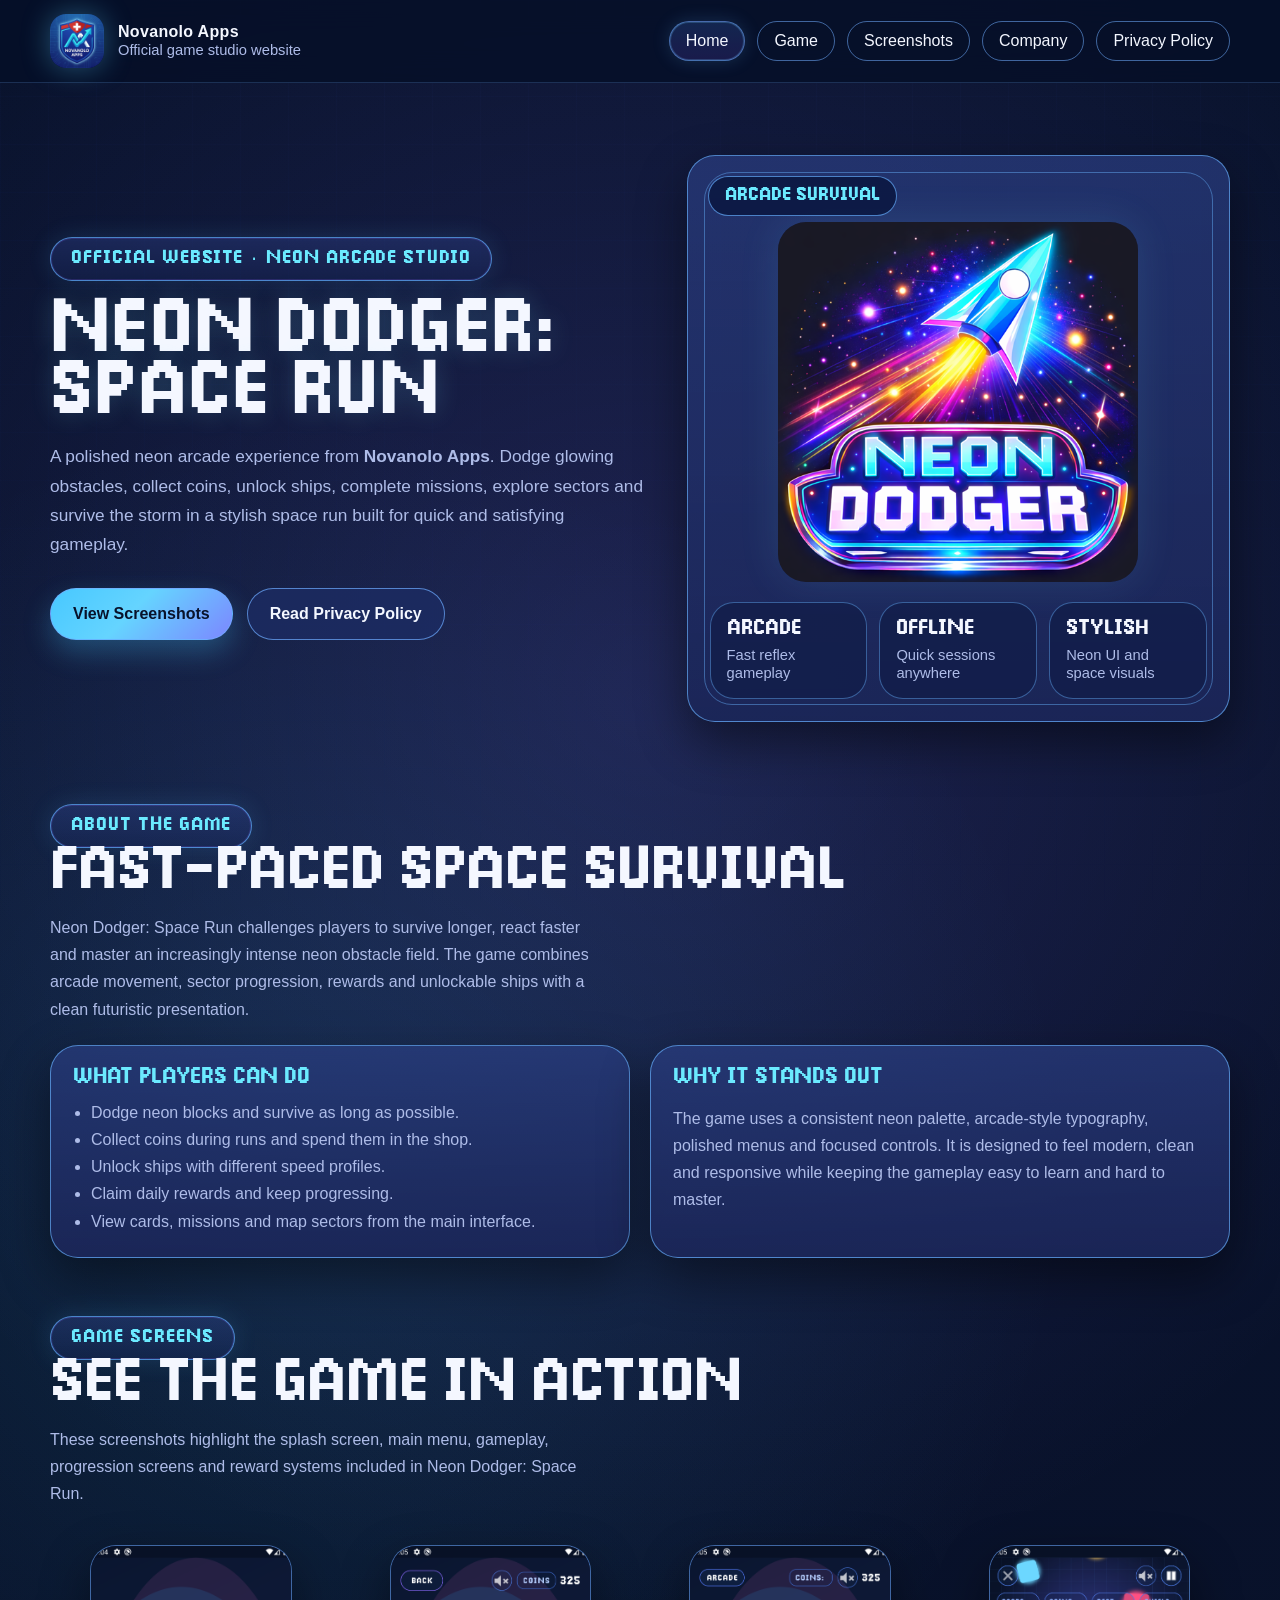
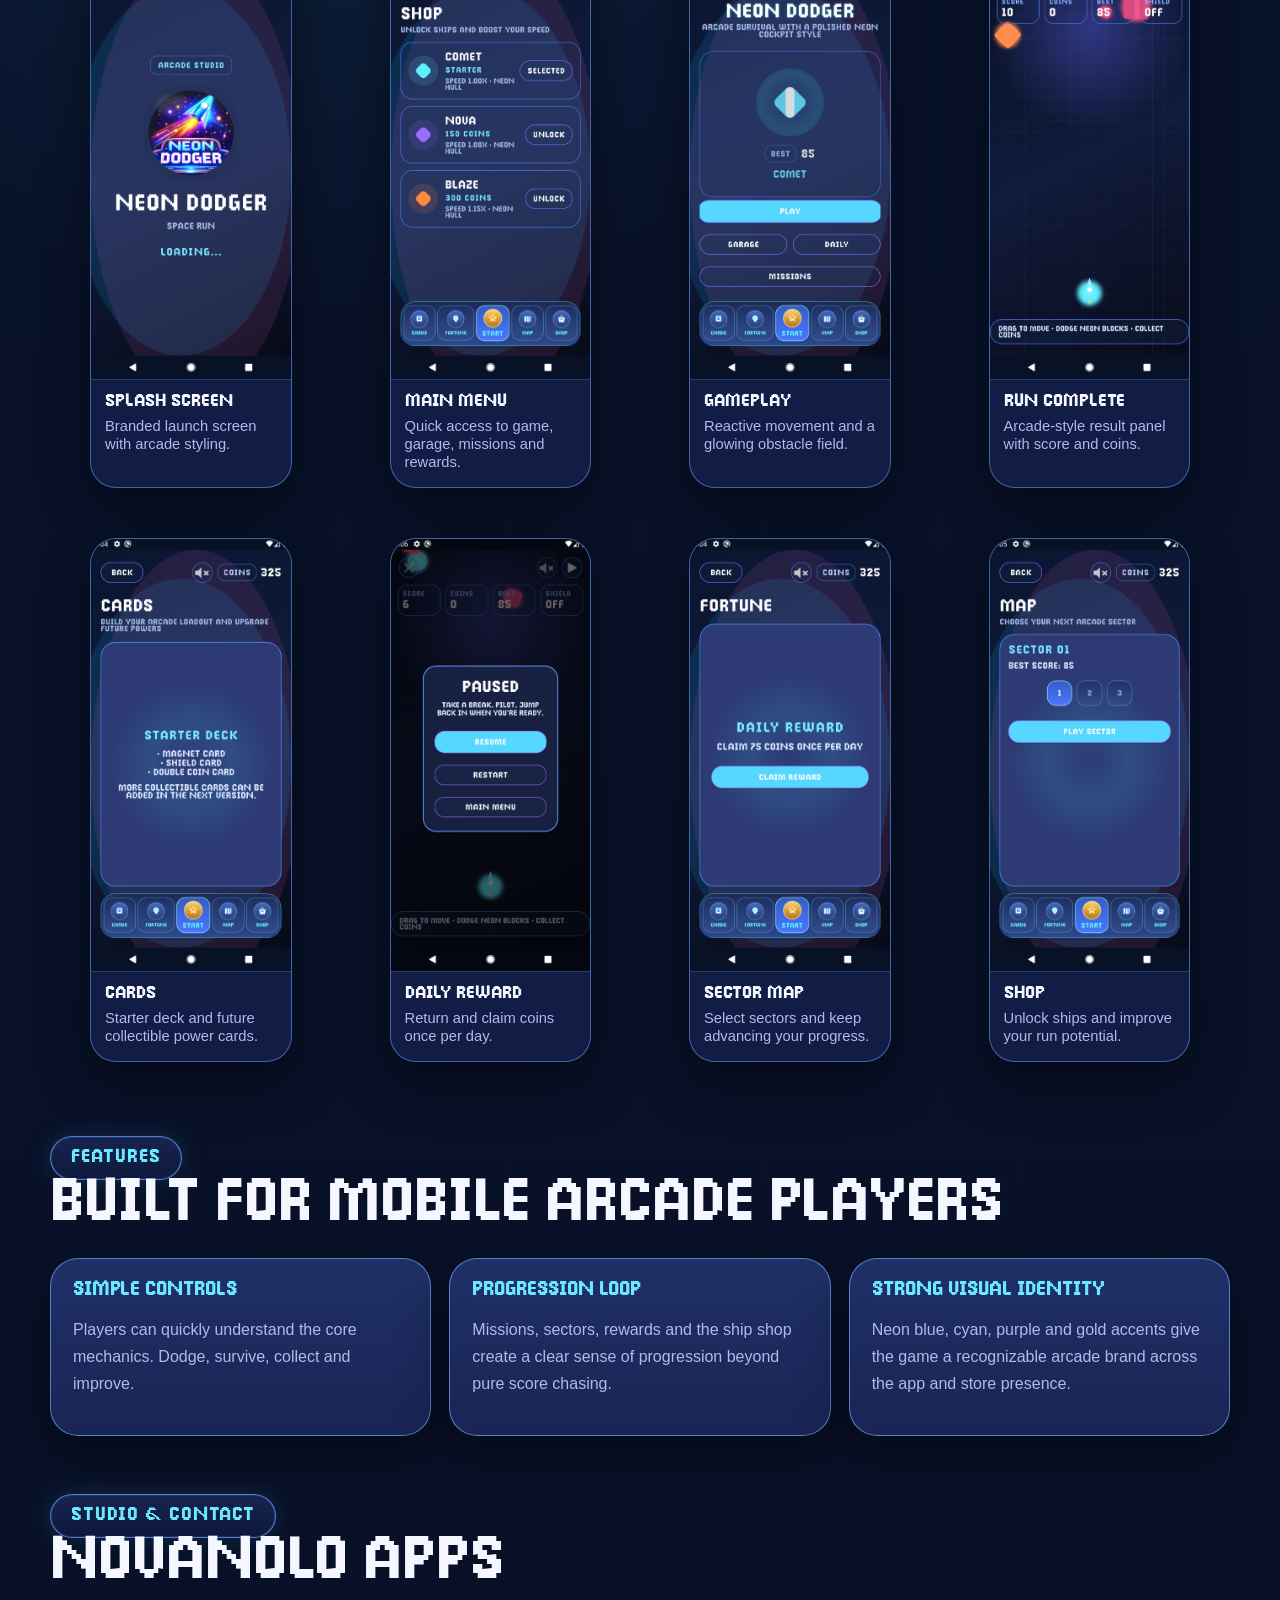
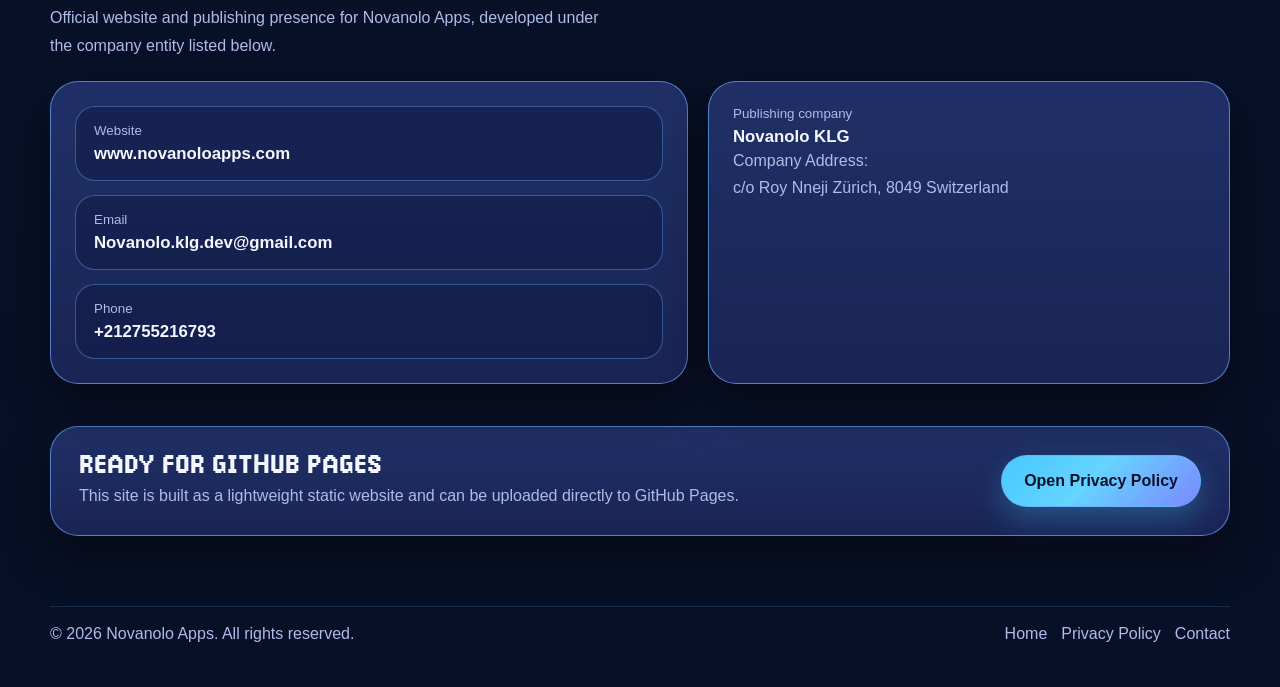
<file: index.html>
<!DOCTYPE html>
<html lang="en">
<head>
  <meta charset="UTF-8">
  <meta name="viewport" content="width=device-width, initial-scale=1.0">
  <meta name="description" content="Novanolo Apps is the official home of Neon Dodger: Space Run, a stylish arcade space game with neon visuals, missions, rewards, sectors and unlockable ships.">
  <title>Novanolo Apps | Neon Dodger: Space Run</title>
  <link rel="stylesheet" href="styles.css">
</head>
<body>
  <header class="topbar">
    <div class="wrapper nav">
      <a class="brand" href="index.html">
        <img src="assets/console-logo.png" alt="Novanolo Apps logo">
        <div class="brand-text">
          <strong>Novanolo Apps</strong>
          <span>Official game studio website</span>
        </div>
      </a>
      <nav class="nav-links">
        <a class="active" href="index.html">Home</a>
        <a href="#game">Game</a>
        <a href="#screenshots">Screenshots</a>
        <a href="#company">Company</a>
        <a href="privacy.html">Privacy Policy</a>
      </nav>
    </div>
  </header>

  <main>
    <section class="hero">
      <div class="wrapper hero-grid">
        <div>
          <div class="eyebrow">Official Website · Neon Arcade Studio</div>
          <h1>Neon Dodger:<br>Space Run</h1>
          <p>
            A polished neon arcade experience from <strong>Novanolo Apps</strong>. Dodge glowing obstacles, collect coins, unlock ships, complete missions, explore sectors and survive the storm in a stylish space run built for quick and satisfying gameplay.
          </p>
          <div class="hero-actions">
            <a class="btn btn-primary" href="#screenshots">View Screenshots</a>
            <a class="btn btn-secondary" href="privacy.html">Read Privacy Policy</a>
          </div>
        </div>

        <div class="hero-card panel">
          <div class="hero-badge">Arcade Survival</div>
          <img src="assets/neon-dodger-icon.png" alt="Neon Dodger icon">
          <div class="stats">
            <div class="stat">
              <strong>Arcade</strong>
              <span>Fast reflex gameplay</span>
            </div>
            <div class="stat">
              <strong>Offline</strong>
              <span>Quick sessions anywhere</span>
            </div>
            <div class="stat">
              <strong>Stylish</strong>
              <span>Neon UI and space visuals</span>
            </div>
          </div>
        </div>
      </div>
    </section>

    <section id="game" class="section">
      <div class="wrapper">
        <div class="section-header">
          <div class="arcade-chip">About the Game</div>
          <h2>Fast-paced space survival</h2>
          <p>
            Neon Dodger: Space Run challenges players to survive longer, react faster and master an increasingly intense neon obstacle field. The game combines arcade movement, sector progression, rewards and unlockable ships with a clean futuristic presentation.
          </p>
        </div>

        <div class="game-overview">
          <article class="panel overview-card">
            <h3>What players can do</h3>
            <ul>
              <li>Dodge neon blocks and survive as long as possible.</li>
              <li>Collect coins during runs and spend them in the shop.</li>
              <li>Unlock ships with different speed profiles.</li>
              <li>Claim daily rewards and keep progressing.</li>
              <li>View cards, missions and map sectors from the main interface.</li>
            </ul>
          </article>
          <article class="panel overview-card">
            <h3>Why it stands out</h3>
            <p>
              The game uses a consistent neon palette, arcade-style typography, polished menus and focused controls. It is designed to feel modern, clean and responsive while keeping the gameplay easy to learn and hard to master.
            </p>
          </article>
        </div>
      </div>
    </section>

    <section id="screenshots" class="section">
      <div class="wrapper">
        <div class="section-header">
          <div class="arcade-chip">Game Screens</div>
          <h2>See the game in action</h2>
          <p>
            These screenshots highlight the splash screen, main menu, gameplay, progression screens and reward systems included in Neon Dodger: Space Run.
          </p>
        </div>

        <div class="gallery">
          <figure class="shot">
            <img src="assets/splash-screen.png" alt="Neon Dodger splash screen">
            <figcaption class="caption"><strong>Splash Screen</strong><span>Branded launch screen with arcade styling.</span></figcaption>
          </figure>
          <figure class="shot">
            <img src="assets/home-screen.png" alt="Neon Dodger home screen">
            <figcaption class="caption"><strong>Main Menu</strong><span>Quick access to game, garage, missions and rewards.</span></figcaption>
          </figure>
          <figure class="shot">
            <img src="assets/gameplay-screen.png" alt="Neon Dodger gameplay screen">
            <figcaption class="caption"><strong>Gameplay</strong><span>Reactive movement and a glowing obstacle field.</span></figcaption>
          </figure>
          <figure class="shot">
            <img src="assets/run-complete-screen.png" alt="Neon Dodger run complete popup">
            <figcaption class="caption"><strong>Run Complete</strong><span>Arcade-style result panel with score and coins.</span></figcaption>
          </figure>
          <figure class="shot">
            <img src="assets/cards-screen.png" alt="Cards screen">
            <figcaption class="caption"><strong>Cards</strong><span>Starter deck and future collectible power cards.</span></figcaption>
          </figure>
          <figure class="shot">
            <img src="assets/fortune-screen.png" alt="Fortune screen">
            <figcaption class="caption"><strong>Daily Reward</strong><span>Return and claim coins once per day.</span></figcaption>
          </figure>
          <figure class="shot">
            <img src="assets/map-screen.png" alt="Map screen">
            <figcaption class="caption"><strong>Sector Map</strong><span>Select sectors and keep advancing your progress.</span></figcaption>
          </figure>
          <figure class="shot">
            <img src="assets/shop-screen.png" alt="Shop screen">
            <figcaption class="caption"><strong>Shop</strong><span>Unlock ships and improve your run potential.</span></figcaption>
          </figure>
        </div>
      </div>
    </section>

    <section class="section">
      <div class="wrapper">
        <div class="section-header">
          <div class="arcade-chip">Features</div>
          <h2>Built for mobile arcade players</h2>
        </div>

        <div class="cards">
          <article class="panel info-card">
            <h3>Simple controls</h3>
            <p>Players can quickly understand the core mechanics. Dodge, survive, collect and improve.</p>
          </article>
          <article class="panel info-card">
            <h3>Progression loop</h3>
            <p>Missions, sectors, rewards and the ship shop create a clear sense of progression beyond pure score chasing.</p>
          </article>
          <article class="panel info-card">
            <h3>Strong visual identity</h3>
            <p>Neon blue, cyan, purple and gold accents give the game a recognizable arcade brand across the app and store presence.</p>
          </article>
        </div>
      </div>
    </section>

    <section id="company" class="section">
      <div class="wrapper">
        <div class="section-header">
          <div class="arcade-chip">Studio & Contact</div>
          <h2>Novanolo Apps</h2>
          <p>
            Official website and publishing presence for Novanolo Apps, developed under the company entity listed below.
          </p>
        </div>

        <div class="contact-grid">
          <article class="panel contact-panel">
            <div class="contact-list">
              <div class="contact-item">
                <small>Website</small>
                <strong><a href="https://www.novanoloapps.com/" target="_blank" rel="noopener noreferrer">www.novanoloapps.com</a></strong>
              </div>
              <div class="contact-item">
                <small>Email</small>
                <strong><a href="mailto:Novanolo.klg.dev@gmail.com">Novanolo.klg.dev@gmail.com</a></strong>
              </div>
              <div class="contact-item">
                <small>Phone</small>
                <strong><a href="tel:+212755216793">+212755216793</a></strong>
              </div>
            </div>
          </article>

          <article class="panel company-panel">
            <small>Publishing company</small>
            <strong>Novanolo KLG</strong>
            <p>
              Company Address:<br>
              c/o Roy Nneji Zürich, 8049 Switzerland
            </p>
          </article>
        </div>

        <div class="panel cta">
          <div>
            <h3>Ready for GitHub Pages</h3>
            <p>This site is built as a lightweight static website and can be uploaded directly to GitHub Pages.</p>
          </div>
          <a class="btn btn-primary" href="privacy.html">Open Privacy Policy</a>
        </div>
      </div>
    </section>
  </main>

  <footer class="footer">
    <div class="wrapper footer-row">
      <div>© 2026 Novanolo Apps. All rights reserved.</div>
      <div class="footer-links">
        <a href="index.html">Home</a>
        <a href="privacy.html">Privacy Policy</a>
        <a href="mailto:Novanolo.klg.dev@gmail.com">Contact</a>
      </div>
    </div>
  </footer>
</body>
</html>
</file>
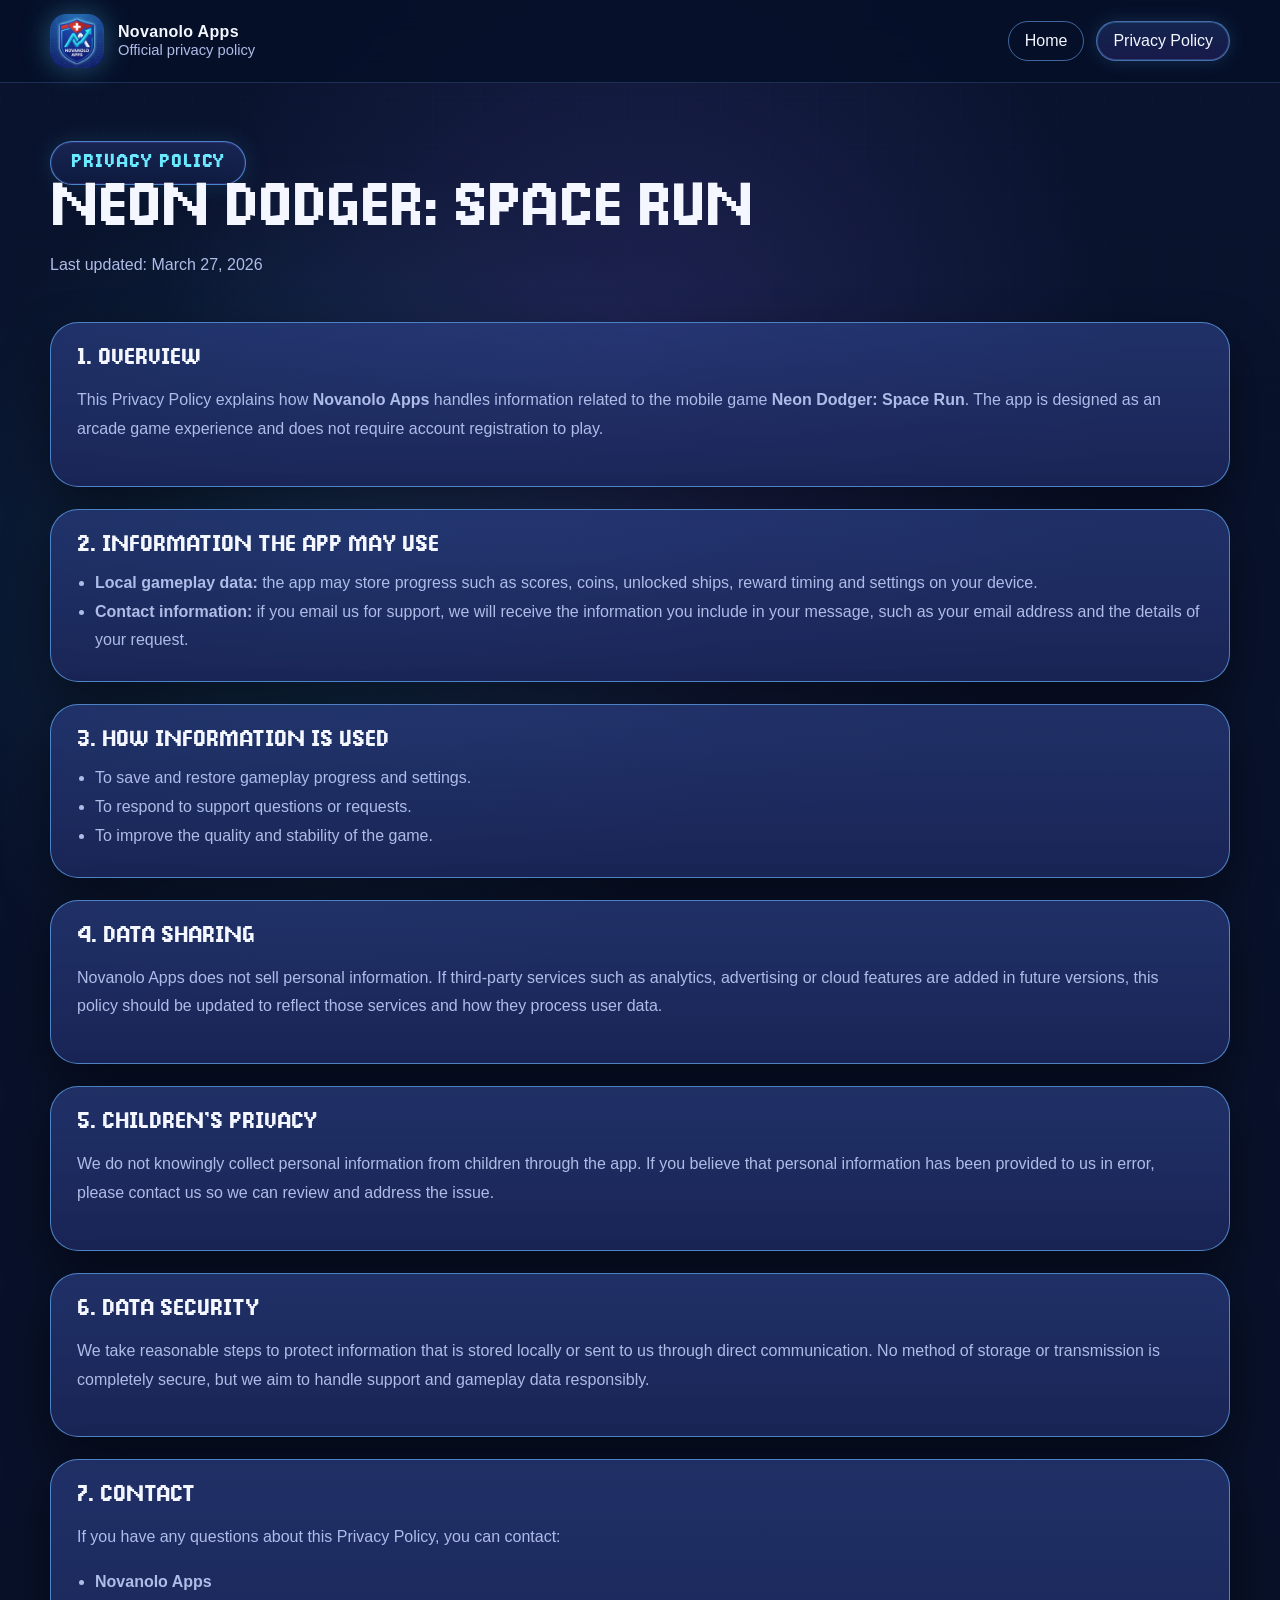
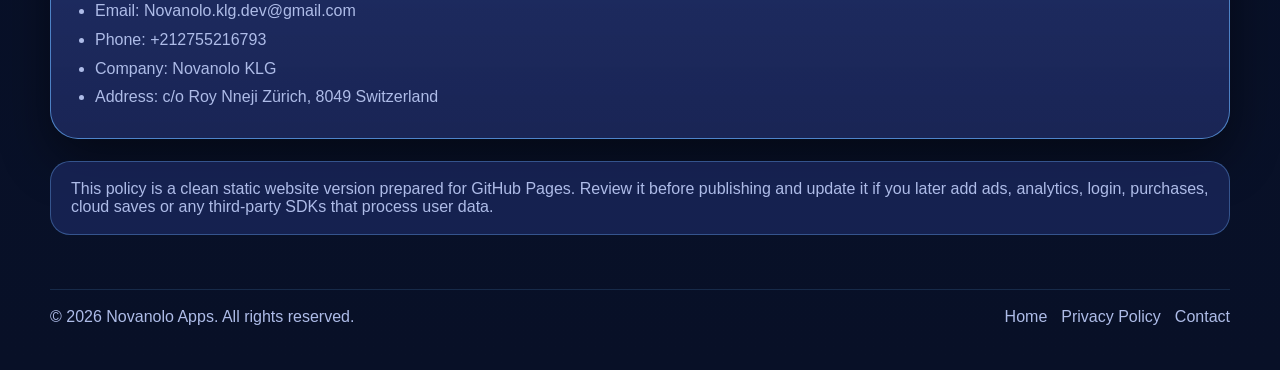
<file: privacy.html>
<!DOCTYPE html>
<html lang="en">
<head>
  <meta charset="UTF-8">
  <meta name="viewport" content="width=device-width, initial-scale=1.0">
  <meta name="description" content="Privacy Policy for Neon Dodger: Space Run by Novanolo Apps.">
  <title>Privacy Policy | Novanolo Apps</title>
  <link rel="stylesheet" href="styles.css">
</head>
<body>
  <header class="topbar">
    <div class="wrapper nav">
      <a class="brand" href="index.html">
        <img src="assets/console-logo.png" alt="Novanolo Apps logo">
        <div class="brand-text">
          <strong>Novanolo Apps</strong>
          <span>Official privacy policy</span>
        </div>
      </a>
      <nav class="nav-links">
        <a href="index.html">Home</a>
        <a class="active" href="privacy.html">Privacy Policy</a>
      </nav>
    </div>
  </header>

  <main>
    <section class="policy-hero">
      <div class="wrapper policy-wrap">
        <div class="section-header">
          <div class="arcade-chip">Privacy Policy</div>
          <h2>Neon Dodger: Space Run</h2>
          <p>Last updated: March 27, 2026</p>
        </div>

        <article class="panel policy-block">
          <h3>1. Overview</h3>
          <p>
            This Privacy Policy explains how <strong>Novanolo Apps</strong> handles information related to the mobile game <strong>Neon Dodger: Space Run</strong>. The app is designed as an arcade game experience and does not require account registration to play.
          </p>
        </article>

        <article class="panel policy-block">
          <h3>2. Information the app may use</h3>
          <ul>
            <li><strong>Local gameplay data:</strong> the app may store progress such as scores, coins, unlocked ships, reward timing and settings on your device.</li>
            <li><strong>Contact information:</strong> if you email us for support, we will receive the information you include in your message, such as your email address and the details of your request.</li>
          </ul>
        </article>

        <article class="panel policy-block">
          <h3>3. How information is used</h3>
          <ul>
            <li>To save and restore gameplay progress and settings.</li>
            <li>To respond to support questions or requests.</li>
            <li>To improve the quality and stability of the game.</li>
          </ul>
        </article>

        <article class="panel policy-block">
          <h3>4. Data sharing</h3>
          <p>
            Novanolo Apps does not sell personal information. If third-party services such as analytics, advertising or cloud features are added in future versions, this policy should be updated to reflect those services and how they process user data.
          </p>
        </article>

        <article class="panel policy-block">
          <h3>5. Children’s privacy</h3>
          <p>
            We do not knowingly collect personal information from children through the app. If you believe that personal information has been provided to us in error, please contact us so we can review and address the issue.
          </p>
        </article>

        <article class="panel policy-block">
          <h3>6. Data security</h3>
          <p>
            We take reasonable steps to protect information that is stored locally or sent to us through direct communication. No method of storage or transmission is completely secure, but we aim to handle support and gameplay data responsibly.
          </p>
        </article>

        <article class="panel policy-block">
          <h3>7. Contact</h3>
          <p>
            If you have any questions about this Privacy Policy, you can contact:
          </p>
          <ul>
            <li><strong>Novanolo Apps</strong></li>
            <li>Email: <a href="mailto:Novanolo.klg.dev@gmail.com">Novanolo.klg.dev@gmail.com</a></li>
            <li>Phone: <a href="tel:+212755216793">+212755216793</a></li>
            <li>Company: Novanolo KLG</li>
            <li>Address: c/o Roy Nneji Zürich, 8049 Switzerland</li>
          </ul>
        </article>

        <div class="policy-note">
          This policy is a clean static website version prepared for GitHub Pages. Review it before publishing and update it if you later add ads, analytics, login, purchases, cloud saves or any third-party SDKs that process user data.
        </div>
      </div>
    </section>
  </main>

  <footer class="footer">
    <div class="wrapper footer-row">
      <div>© 2026 Novanolo Apps. All rights reserved.</div>
      <div class="footer-links">
        <a href="index.html">Home</a>
        <a href="privacy.html">Privacy Policy</a>
        <a href="mailto:Novanolo.klg.dev@gmail.com">Contact</a>
      </div>
    </div>
  </footer>
</body>
</html>
</file>
<file: styles.css>
@font-face {
  font-family: 'BrokenConsole';
  src: url('assets/broken-console-bold.ttf') format('truetype');
  font-display: swap;
}

:root {
  --bg: #07142f;
  --bg-2: #111f4a;
  --panel: rgba(53, 69, 132, 0.88);
  --panel-2: rgba(20, 30, 72, 0.92);
  --text: #f4f7ff;
  --muted: #aebce8;
  --cyan: #6beaff;
  --cyan-2: #47c8ff;
  --purple: #8e66ff;
  --purple-2: #b06cff;
  --gold: #f6c04e;
  --line: rgba(104, 178, 255, 0.9);
  --shadow: 0 20px 50px rgba(0, 0, 0, 0.45);
  --radius: 28px;
  --max: 1180px;
}

* { box-sizing: border-box; }
html { scroll-behavior: smooth; }
body {
  margin: 0;
  color: var(--text);
  background:
    radial-gradient(circle at 50% 18%, rgba(130, 110, 255, 0.18), transparent 28%),
    radial-gradient(circle at 25% 30%, rgba(60, 214, 255, 0.12), transparent 26%),
    linear-gradient(180deg, #09132d 0%, #081027 100%);
  font-family: Inter, Arial, Helvetica, sans-serif;
}
body::before {
  content: '';
  position: fixed;
  inset: 0;
  pointer-events: none;
  opacity: 0.2;
  background-image:
    linear-gradient(rgba(88, 124, 255, 0.15) 1px, transparent 1px),
    linear-gradient(90deg, rgba(88, 124, 255, 0.15) 1px, transparent 1px);
  background-size: 48px 48px;
  mask-image: linear-gradient(to bottom, rgba(255,255,255,0.85), rgba(255,255,255,0.2));
}

a { color: inherit; text-decoration: none; }
img { max-width: 100%; display: block; }

.wrapper { width: min(var(--max), calc(100% - 32px)); margin: 0 auto; position: relative; z-index: 1; }

.topbar {
  position: sticky;
  top: 0;
  z-index: 40;
  backdrop-filter: blur(16px);
  background: rgba(6, 15, 40, 0.82);
  border-bottom: 1px solid rgba(115, 176, 255, 0.2);
}
.nav {
  display: flex;
  align-items: center;
  justify-content: space-between;
  gap: 16px;
  padding: 14px 0;
}
.brand { display: flex; align-items: center; gap: 14px; }
.brand img {
  width: 54px; height: 54px; object-fit: cover; border-radius: 16px;
  box-shadow: 0 0 28px rgba(92, 210, 255, 0.35);
}
.brand-text strong {
  display: block;
  font-size: 1rem;
  letter-spacing: 0.02em;
}
.brand-text span { color: var(--muted); font-size: 0.92rem; }

.nav-links { display: flex; gap: 12px; flex-wrap: wrap; align-items: center; }
.nav-links a {
  padding: 10px 16px;
  border-radius: 999px;
  border: 1px solid rgba(111, 174, 255, 0.55);
  color: var(--text);
  transition: 0.2s ease;
}
.nav-links a:hover,
.nav-links a.active {
  background: linear-gradient(180deg, rgba(77, 146, 255, 0.18), rgba(125, 84, 255, 0.16));
  box-shadow: inset 0 0 0 1px rgba(117, 206, 255, 0.22), 0 0 18px rgba(101, 180, 255, 0.18);
}

.hero { padding: 72px 0 48px; }
.hero-grid {
  display: grid;
  grid-template-columns: 1.05fr 0.95fr;
  gap: 36px;
  align-items: center;
}
.eyebrow,
.arcade-chip {
  display: inline-flex;
  align-items: center;
  gap: 10px;
  padding: 12px 20px;
  border-radius: 999px;
  border: 1px solid rgba(97, 175, 255, 0.7);
  background: linear-gradient(180deg, rgba(55, 77, 162, 0.32), rgba(26, 42, 97, 0.34));
  color: var(--cyan);
  font-family: 'BrokenConsole', monospace;
  letter-spacing: 0.06em;
  text-transform: uppercase;
  box-shadow: inset 0 0 0 1px rgba(143, 98, 255, 0.18), 0 0 24px rgba(87, 193, 255, 0.14);
}
.hero h1 {
  margin: 24px 0 14px;
  font-size: clamp(2.8rem, 5vw, 5rem);
  line-height: 0.96;
  letter-spacing: 0.02em;
  font-family: 'BrokenConsole', monospace;
  text-shadow: 0 0 26px rgba(120, 233, 255, 0.2);
}
.hero p {
  margin: 0;
  color: var(--muted);
  font-size: 1.08rem;
  line-height: 1.7;
  max-width: 62ch;
}
.hero-actions {
  display: flex;
  flex-wrap: wrap;
  gap: 14px;
  margin-top: 28px;
}
.btn {
  display: inline-flex;
  align-items: center;
  justify-content: center;
  min-height: 52px;
  padding: 0 22px;
  border-radius: 999px;
  font-weight: 700;
  border: 1px solid rgba(110, 172, 255, 0.7);
  transition: transform 0.18s ease, box-shadow 0.18s ease, background 0.18s ease;
}
.btn:hover { transform: translateY(-1px); }
.btn-primary {
  background: linear-gradient(135deg, var(--cyan-2), #65d4ff 45%, #7c86ff 100%);
  color: #08122b;
  box-shadow: 0 12px 28px rgba(72, 201, 255, 0.28);
}
.btn-secondary {
  background: rgba(28, 44, 101, 0.75);
  color: var(--text);
}

.hero-card {
  position: relative;
  padding: 22px;
  border-radius: 34px;
  background: linear-gradient(180deg, rgba(39, 58, 128, 0.72), rgba(26, 35, 82, 0.92));
  border: 1px solid rgba(101, 174, 255, 0.65);
  box-shadow: var(--shadow), inset 0 0 0 1px rgba(154, 110, 255, 0.14);
}
.hero-card::before {
  content: '';
  position: absolute;
  inset: 16px;
  border-radius: 28px;
  border: 1px solid rgba(104, 179, 255, 0.45);
  pointer-events: none;
}
.hero-badge {
  position: absolute;
  top: 20px;
  left: 20px;
  padding: 10px 16px;
  border-radius: 999px;
  background: rgba(12, 24, 65, 0.88);
  border: 1px solid rgba(101, 174, 255, 0.7);
  font-family: 'BrokenConsole', monospace;
  color: var(--cyan);
}
.hero-card img {
  width: 100%;
  max-width: 360px;
  margin: 44px auto 20px;
  border-radius: 28px;
  box-shadow: 0 0 40px rgba(116, 225, 255, 0.12);
}
.stats {
  display: grid;
  grid-template-columns: repeat(3, 1fr);
  gap: 12px;
  margin-top: 16px;
}
.stat {
  border-radius: 24px;
  padding: 16px;
  background: rgba(16, 27, 70, 0.64);
  border: 1px solid rgba(104, 178, 255, 0.44);
}
.stat strong {
  display: block;
  font-family: 'BrokenConsole', monospace;
  font-size: 1.15rem;
  margin-bottom: 6px;
}
.stat span { color: var(--muted); font-size: 0.92rem; }

.section { padding: 34px 0 24px; }
.section-header { margin-bottom: 22px; }
.section-header h2 {
  margin: 0 0 10px;
  font-size: clamp(2rem, 4vw, 3.2rem);
  font-family: 'BrokenConsole', monospace;
}
.section-header p {
  margin: 0;
  color: var(--muted);
  max-width: 62ch;
  line-height: 1.7;
}

.panel {
  background: linear-gradient(180deg, rgba(42, 62, 130, 0.7), rgba(27, 38, 88, 0.94));
  border: 1px solid rgba(105, 178, 255, 0.65);
  border-radius: var(--radius);
  box-shadow: var(--shadow);
}

.game-overview {
  display: grid;
  grid-template-columns: 1fr 1fr;
  gap: 20px;
}
.overview-card { padding: 22px; }
.overview-card h3 {
  margin: 0 0 10px;
  font-size: 1.2rem;
  font-family: 'BrokenConsole', monospace;
  color: var(--cyan);
}
.overview-card p,
.overview-card li {
  color: var(--muted);
  line-height: 1.7;
}
.overview-card ul { margin: 0; padding-left: 18px; }

.gallery {
  display: grid;
  grid-template-columns: repeat(4, minmax(0, 1fr));
  gap: 18px;
}
.shot {
  overflow: hidden;
  border-radius: 26px;
  background: var(--panel-2);
  border: 1px solid rgba(109, 177, 255, 0.5);
  box-shadow: var(--shadow);
}
.shot img { width: 100%; aspect-ratio: 9 / 19.5; object-fit: cover; }
.shot .caption {
  padding: 14px 14px 16px;
  border-top: 1px solid rgba(103, 172, 255, 0.24);
}
.shot .caption strong {
  display: block;
  margin-bottom: 6px;
  font-family: 'BrokenConsole', monospace;
  font-size: 0.95rem;
}
.shot .caption span { color: var(--muted); font-size: 0.92rem; }

.cards {
  display: grid;
  grid-template-columns: repeat(3, minmax(0, 1fr));
  gap: 18px;
}
.info-card { padding: 22px; }
.info-card h3 {
  margin: 0 0 10px;
  font-family: 'BrokenConsole', monospace;
  font-size: 1.05rem;
  color: var(--cyan);
}
.info-card p, .info-card li { color: var(--muted); line-height: 1.7; }
.info-card ul { margin: 0; padding-left: 18px; }

.contact-grid {
  display: grid;
  grid-template-columns: 1.1fr 0.9fr;
  gap: 20px;
}
.contact-panel, .company-panel { padding: 24px; }
.contact-list {
  display: grid;
  gap: 14px;
}
.contact-item {
  padding: 16px 18px;
  border-radius: 20px;
  background: rgba(16, 27, 70, 0.56);
  border: 1px solid rgba(104, 178, 255, 0.4);
}
.contact-item small,
.company-panel small { display: block; color: var(--muted); margin-bottom: 6px; }
.contact-item strong,
.company-panel strong { display: block; font-size: 1.05rem; }
.company-panel p { color: var(--muted); line-height: 1.7; margin: 0; }

.cta {
  margin: 42px 0 18px;
  padding: 28px;
  display: flex;
  justify-content: space-between;
  align-items: center;
  gap: 20px;
}
.cta h3 {
  margin: 0 0 8px;
  font-family: 'BrokenConsole', monospace;
  font-size: 1.35rem;
}
.cta p { margin: 0; color: var(--muted); }

.footer {
  padding: 28px 0 44px;
  color: var(--muted);
}
.footer-row {
  display: flex;
  justify-content: space-between;
  gap: 16px;
  align-items: center;
  flex-wrap: wrap;
  padding-top: 18px;
  border-top: 1px solid rgba(106, 178, 255, 0.16);
}
.footer-links { display: flex; gap: 14px; flex-wrap: wrap; }
.footer-links a:hover { color: var(--text); }

.policy-hero { padding: 58px 0 26px; }
.policy-wrap { display: grid; gap: 22px; }
.policy-block { padding: 26px; }
.policy-block h2, .policy-block h3 {
  margin: 0 0 12px;
  font-family: 'BrokenConsole', monospace;
}
.policy-block p, .policy-block li { color: var(--muted); line-height: 1.8; }
.policy-block ul { margin: 0; padding-left: 18px; }
.policy-note {
  padding: 18px 20px;
  border-radius: 20px;
  background: rgba(25, 38, 90, 0.8);
  border: 1px solid rgba(111, 178, 255, 0.35);
  color: var(--muted);
}

@media (max-width: 1024px) {
  .hero-grid,
  .game-overview,
  .cards,
  .contact-grid { grid-template-columns: 1fr; }
  .gallery { grid-template-columns: repeat(2, minmax(0, 1fr)); }
}

@media (max-width: 640px) {
  .wrapper { width: min(var(--max), calc(100% - 20px)); }
  .nav { align-items: flex-start; }
  .brand img { width: 48px; height: 48px; }
  .hero { padding-top: 48px; }
  .hero-card img { max-width: 250px; }
  .stats { grid-template-columns: 1fr; }
  .gallery { grid-template-columns: 1fr; }
  .cta { flex-direction: column; align-items: flex-start; }
}
</file>
